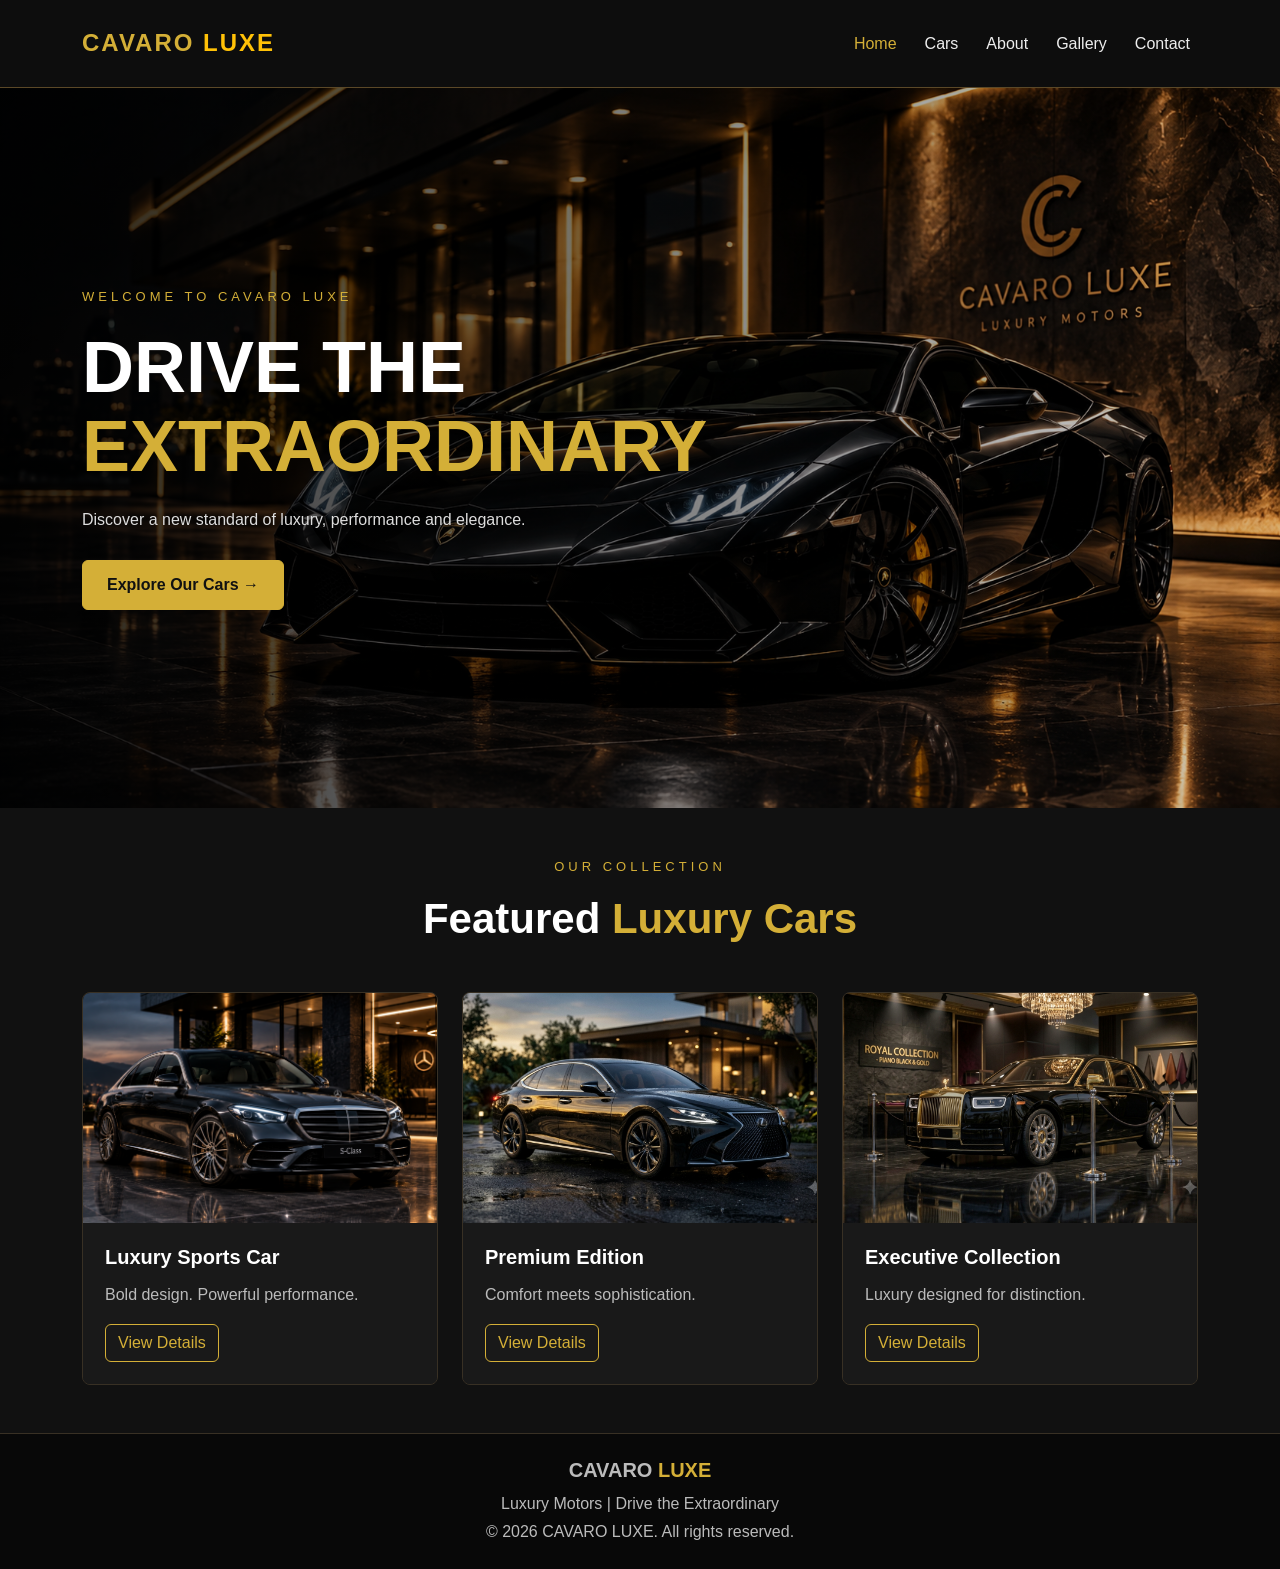
<file: index.html>
<!DOCTYPE html>
<html lang="en">
<head>
    <meta charset="UTF-8">
    <meta name="viewport" content="width=device-width, initial-scale=1.0">

    <title>CAVARO LUXE | Luxury Motors</title>

    <!-- Bootstrap CSS -->
    <link href="https://cdn.jsdelivr.net/npm/bootstrap@5.3.8/dist/css/bootstrap.min.css"
          rel="stylesheet">

    <!-- Custom CSS -->
    <link rel="stylesheet" href="css/style.css">
</head>

<body>

    <!-- NAVBAR -->
    <nav class="navbar navbar-expand-lg navbar-dark bg-dark">
        <div class="container">

            <a class="navbar-brand" href="index.html">
                CAVARO <span class="text-warning">LUXE</span>
            </a>

            <button class="navbar-toggler" type="button"
                    data-bs-toggle="collapse"
                    data-bs-target="#navbarMenu"
                    aria-controls="navbarMenu"
                    aria-expanded="false"
                    aria-label="Toggle navigation">
                <span class="navbar-toggler-icon"></span>
            </button>

            <div class="collapse navbar-collapse" id="navbarMenu">
                <ul class="navbar-nav ms-auto">

                    <li class="nav-item">
                        <a class="nav-link active" href="index.html">Home</a>
                    </li>

                    <li class="nav-item">
                        <a class="nav-link" href="cars.html">Cars</a>
                    </li>

                    <li class="nav-item">
                        <a class="nav-link" href="about.html">About</a>
                    </li>

                    <li class="nav-item">
                        <a class="nav-link" href="gallery.html">Gallery</a>
                    </li>

                    <li class="nav-item">
                        <a class="nav-link" href="contact.html">Contact</a>
                    </li>

                </ul>
            </div>

        </div>
    </nav>


    <!-- HERO SECTION -->
    <section class="hero">
        <div class="container">
            <div class="hero-content">

                <p class="hero-subtitle">WELCOME TO CAVARO LUXE</p>

                <h1>
                    DRIVE THE<br>
                    <span>EXTRAORDINARY</span>
                </h1>

                <p class="hero-description">
                    Discover a new standard of luxury,
                    performance and elegance.
                </p>

                <a href="cars.html" class="btn btn-warning">
                    Explore Our Cars →
                </a>

            </div>
        </div>
    </section>


    <!-- FEATURED CARS -->
    <section class="featured-cars py-5">
        <div class="container">

            <div class="text-center mb-5">
                <p class="section-subtitle">OUR COLLECTION</p>
                <h2>Featured <span>Luxury Cars</span></h2>
            </div>

            <div class="row g-4">

                <!-- CAR 1 -->
                <div class="col-12 col-md-6 col-lg-4">
                    <div class="card car-card h-100">

                        <img src="images/car2.png"
                             class="card-img-top"
                             alt="Black luxury sports car">

                        <div class="card-body">
                            <h5 class="card-title">Luxury Sports Car</h5>

                            <p class="card-text">
                                Bold design. Powerful performance.
                            </p>

                            <a href="cars.html" class="btn btn-outline-warning">
                                View Details
                            </a>
                        </div>

                    </div>
                </div>

                <!-- CAR 2 -->
                <div class="col-12 col-md-6 col-lg-4">
                    <div class="card car-card h-100">

                        <img src="images/car3.png"
                             class="card-img-top"
                             alt="Premium luxury car">

                        <div class="card-body">
                            <h5 class="card-title">Premium Edition</h5>

                            <p class="card-text">
                                Comfort meets sophistication.
                            </p>

                            <a href="cars.html" class="btn btn-outline-warning">
                                View Details
                            </a>
                        </div>

                    </div>
                </div>

                <!-- CAR 3 -->
                <div class="col-12 col-md-6 col-lg-4">
                    <div class="card car-card h-100">

                        <img src="images/car4.png"
                             class="card-img-top"
                             alt="Black luxury showroom car">

                        <div class="card-body">
                            <h5 class="card-title">Executive Collection</h5>

                            <p class="card-text">
                                Luxury designed for distinction.
                            </p>

                            <a href="cars.html" class="btn btn-outline-warning">
                                View Details
                            </a>
                        </div>

                    </div>
                </div>

            </div>
        </div>
    </section>


    <!-- FOOTER -->
    <footer class="site-footer text-center py-4">
        <div class="container">
            <h5>CAVARO <span>LUXE</span></h5>

            <p>Luxury Motors | Drive the Extraordinary</p>

            <p class="mb-0">
                &copy; 2026 CAVARO LUXE. All rights reserved.
            </p>
        </div>
    </footer>


    <!-- Bootstrap JavaScript -->
    <script src="https://cdn.jsdelivr.net/npm/bootstrap@5.3.8/dist/js/bootstrap.bundle.min.js"></script>

</body>
</html>
</file>
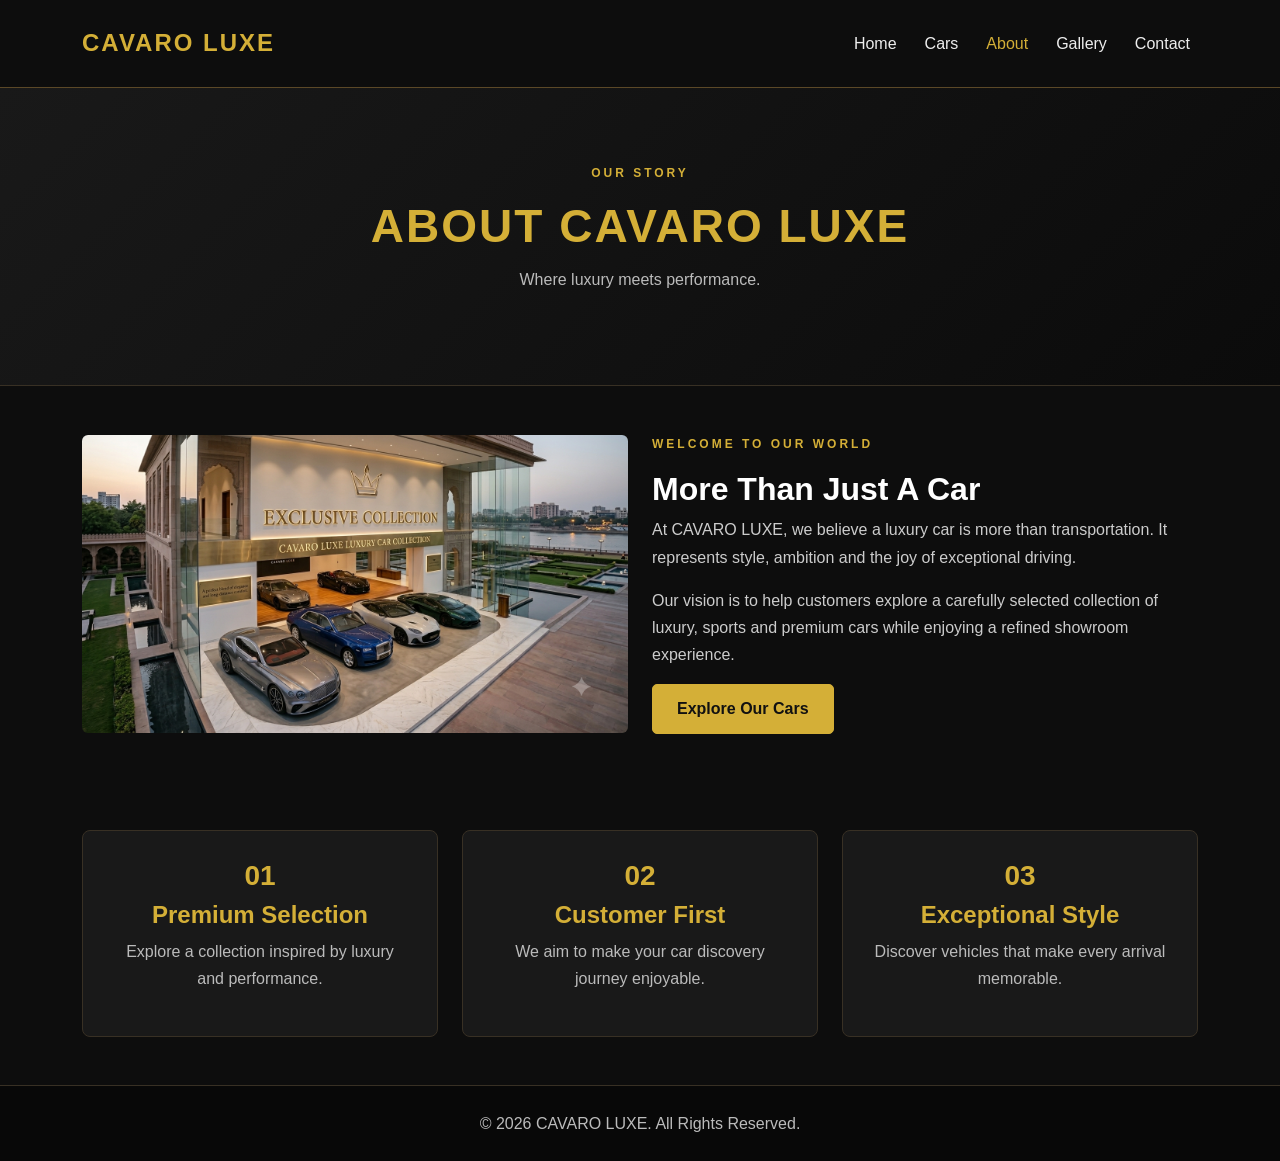
<file: about.html>
<!DOCTYPE html>
<html lang="en">
<head>
    <meta charset="UTF-8">
    <meta name="viewport" content="width=device-width, initial-scale=1.0">
    <title>About Us | CAVARO LUXE</title>
    <link href="https://cdn.jsdelivr.net/npm/bootstrap@5.3.8/dist/css/bootstrap.min.css" rel="stylesheet">
    <link rel="stylesheet" href="css/style.css">
</head>
<body>

<nav class="navbar navbar-expand-lg navbar-dark bg-dark">
    <div class="container">
        <a class="navbar-brand" href="index.html">CAVARO LUXE</a>
        <button class="navbar-toggler" data-bs-toggle="collapse" data-bs-target="#menu" aria-label="Toggle navigation">
            <span class="navbar-toggler-icon"></span>
        </button>
        <div class="collapse navbar-collapse" id="menu">
            <ul class="navbar-nav ms-auto">
                <li class="nav-item"><a class="nav-link" href="index.html">Home</a></li>
                <li class="nav-item"><a class="nav-link" href="cars.html">Cars</a></li>
                <li class="nav-item"><a class="nav-link active" href="about.html">About</a></li>
                <li class="nav-item"><a class="nav-link" href="gallery.html">Gallery</a></li>
                <li class="nav-item"><a class="nav-link" href="contact.html">Contact</a></li>
            </ul>
        </div>
    </div>
</nav>

<section class="page-banner text-center">
    <div class="container">
        <p class="gold-text">OUR STORY</p>
        <h1>ABOUT CAVARO LUXE</h1>
        <p>Where luxury meets performance.</p>
    </div>
</section>

<section class="container py-5">
    <div class="row align-items-center g-4">
        <div class="col-lg-6">
            <img src="images/car11.png" class="img-fluid rounded"
                 alt="CAVARO LUXE luxury car collection">
        </div>
        <div class="col-lg-6">
            <p class="gold-text">WELCOME TO OUR WORLD</p>
            <h2>More Than Just A Car</h2>
            <p>
                At CAVARO LUXE, we believe a luxury car is more than
                transportation. It represents style, ambition and
                the joy of exceptional driving.
            </p>
            <p>
                Our vision is to help customers explore a carefully
                selected collection of luxury, sports and premium cars
                while enjoying a refined showroom experience.
            </p>
            <a href="cars.html" class="btn btn-gold">Explore Our Cars</a>
        </div>
    </div>
</section>

<section class="container py-5 text-center">
    <div class="row g-4">
        <div class="col-md-4">
            <div class="feature-box">
                <h3>01</h3>
                <h4>Premium Selection</h4>
                <p>Explore a collection inspired by luxury and performance.</p>
            </div>
        </div>
        <div class="col-md-4">
            <div class="feature-box">
                <h3>02</h3>
                <h4>Customer First</h4>
                <p>We aim to make your car discovery journey enjoyable.</p>
            </div>
        </div>
        <div class="col-md-4">
            <div class="feature-box">
                <h3>03</h3>
                <h4>Exceptional Style</h4>
                <p>Discover vehicles that make every arrival memorable.</p>
            </div>
        </div>
    </div>
</section>

<footer class="text-center py-4">
    <p>&copy; 2026 CAVARO LUXE. All Rights Reserved.</p>
</footer>

<script src="https://cdn.jsdelivr.net/npm/bootstrap@5.3.8/dist/js/bootstrap.bundle.min.js"></script>
</body>
</html>
</file>
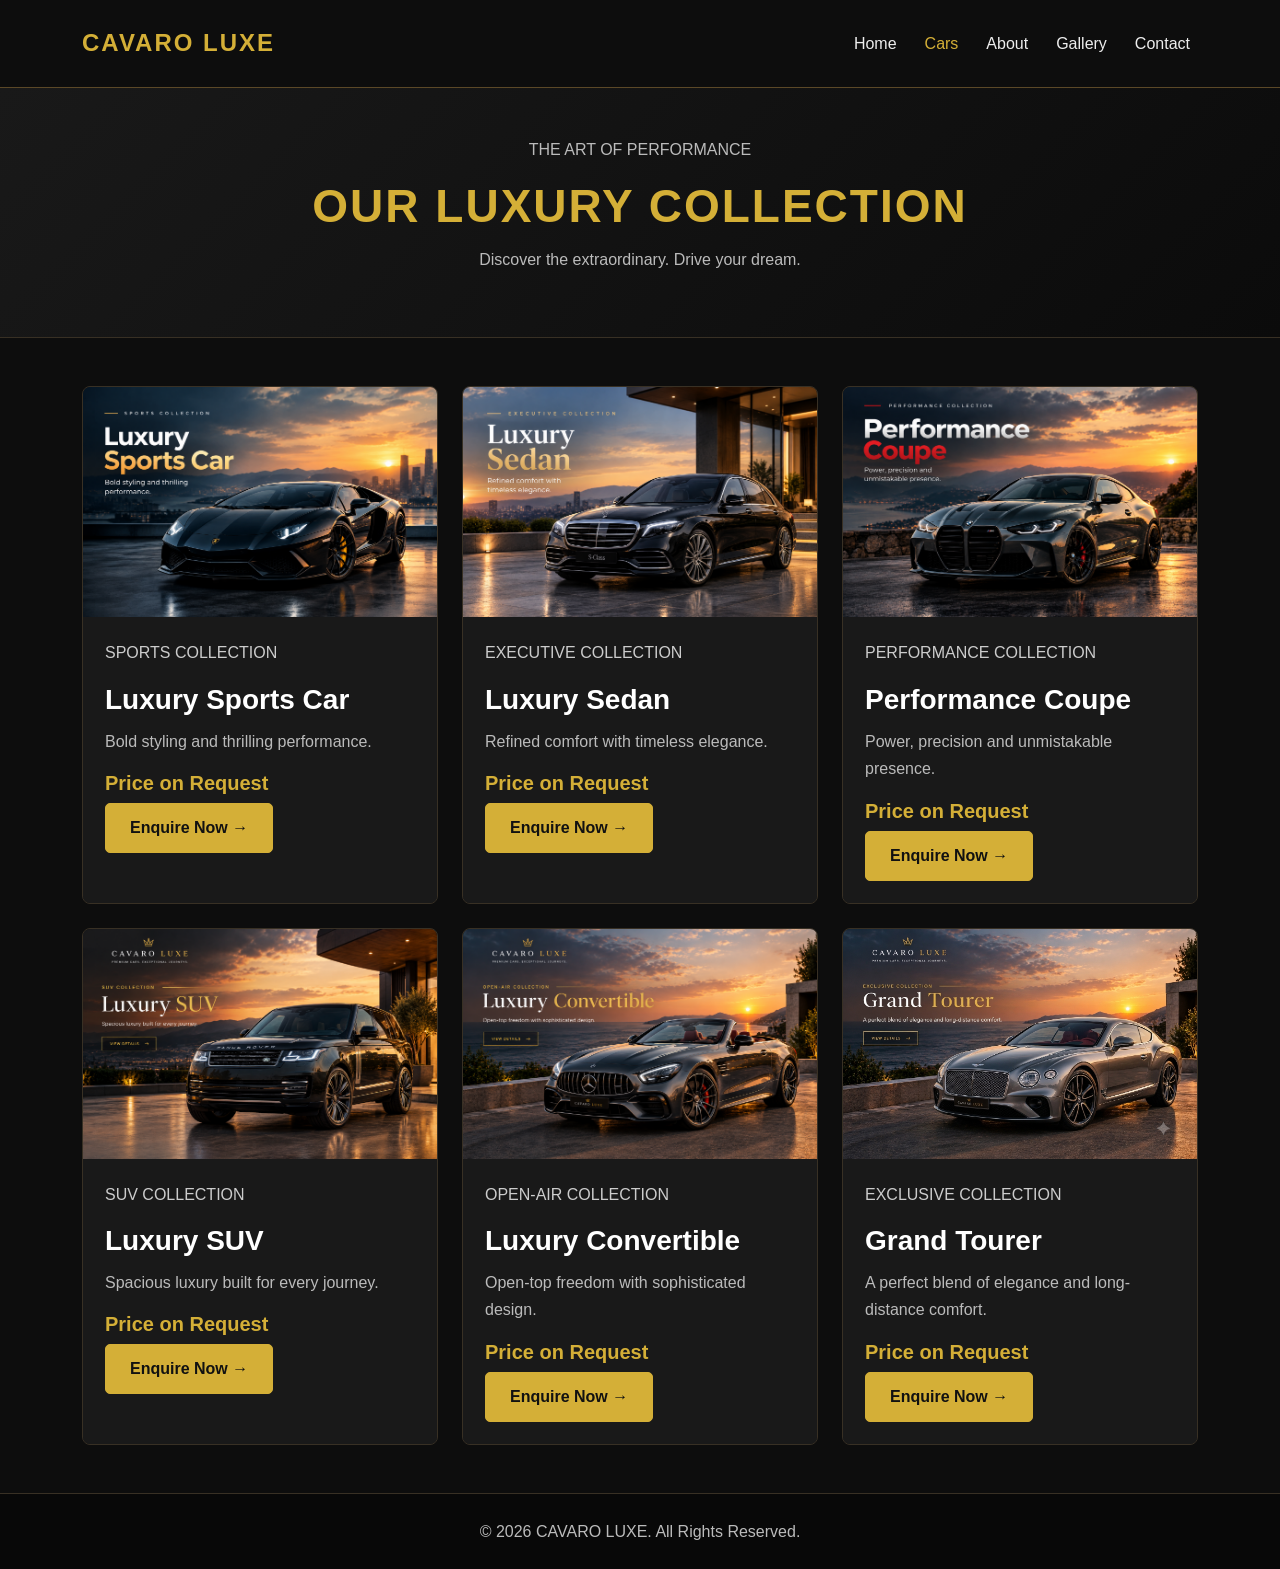
<file: cars.html>
<!DOCTYPE html>
<html lang="en">
<head>
    <meta charset="UTF-8">
    <meta name="viewport" content="width=device-width, initial-scale=1.0">

    <title>Luxury Cars | CAVARO LUXE</title>

    <link href="https://cdn.jsdelivr.net/npm/bootstrap@5.3.8/dist/css/bootstrap.min.css" rel="stylesheet">

    <link rel="stylesheet" href="css/style.css">
</head>

<body>

    <!-- NAVBAR -->
    <nav class="navbar navbar-expand-lg navbar-dark bg-dark">
        <div class="container">

            <a class="navbar-brand" href="index.html">CAVARO LUXE</a>

            <button class="navbar-toggler" type="button"
                data-bs-toggle="collapse" data-bs-target="#navbarMenu"
                aria-controls="navbarMenu" aria-expanded="false"
                aria-label="Toggle navigation">
                <span class="navbar-toggler-icon"></span>
            </button>

            <div class="collapse navbar-collapse" id="navbarMenu">
                <ul class="navbar-nav ms-auto">
                    <li class="nav-item"><a class="nav-link" href="index.html">Home</a></li>
                    <li class="nav-item"><a class="nav-link active" href="cars.html">Cars</a></li>
                    <li class="nav-item"><a class="nav-link" href="about.html">About</a></li>
                    <li class="nav-item"><a class="nav-link" href="gallery.html">Gallery</a></li>
                    <li class="nav-item"><a class="nav-link" href="contact.html">Contact</a></li>
                </ul>
            </div>

        </div>
    </nav>

    <!-- PAGE HEADING -->
    <section class="cars-heading text-center py-5">
        <div class="container">
            <p class="text-uppercase">The Art of Performance</p>
            <h1>OUR LUXURY COLLECTION</h1>
            <p>Discover the extraordinary. Drive your dream.</p>
        </div>
    </section>

    <!-- LUXURY CARS -->
    <section class="container py-5">

        <div class="row g-4">

            <!-- CAR 1 -->
            <div class="col-md-6 col-lg-4">
                <div class="card car-card h-100">
                    <img src="images/car5.png" class="card-img-top"
                        alt="Luxury sports car">

                    <div class="card-body">
                        <p class="text-uppercase">Sports Collection</p>
                        <h3 class="card-title">Luxury Sports Car</h3>
                        <p class="card-text">
                            Bold styling and thrilling performance.
                        </p>
                        <h5 class="car-price">Price on Request</h5>
                        <a href="contact.html" class="btn btn-gold">
                            Enquire Now →
                        </a>
                    </div>
                </div>
            </div>

            <!-- CAR 2 -->
            <div class="col-md-6 col-lg-4">
                <div class="card car-card h-100">
                    <img src="images/car6.png" class="card-img-top"
                        alt="Premium luxury sedan">

                    <div class="card-body">
                        <p class="text-uppercase">Executive Collection</p>
                        <h3 class="card-title">Luxury Sedan</h3>
                        <p class="card-text">
                            Refined comfort with timeless elegance.
                        </p>
                        <h5 class="car-price">Price on Request</h5>
                        <a href="contact.html" class="btn btn-gold">
                            Enquire Now →
                        </a>
                    </div>
                </div>
            </div>

            <!-- CAR 3 -->
            <div class="col-md-6 col-lg-4">
                <div class="card car-card h-100">
                    <img src="images/car7.png" class="card-img-top"
                        alt="Luxury performance coupe">

                    <div class="card-body">
                        <p class="text-uppercase">Performance Collection</p>
                        <h3 class="card-title">Performance Coupe</h3>
                        <p class="card-text">
                            Power, precision and unmistakable presence.
                        </p>
                        <h5 class="car-price">Price on Request</h5>
                        <a href="contact.html" class="btn btn-gold">
                            Enquire Now →
                        </a>
                    </div>
                </div>
            </div>

            <!-- CAR 4 -->
            <div class="col-md-6 col-lg-4">
                <div class="card car-card h-100">
                    <img src="images/car8.png" class="card-img-top"
                        alt="Luxury premium SUV">

                    <div class="card-body">
                        <p class="text-uppercase">SUV Collection</p>
                        <h3 class="card-title">Luxury SUV</h3>
                        <p class="card-text">
                            Spacious luxury built for every journey.
                        </p>
                        <h5 class="car-price">Price on Request</h5>
                        <a href="contact.html" class="btn btn-gold">
                            Enquire Now →
                        </a>
                    </div>
                </div>
            </div>

            <!-- CAR 5 -->
            <div class="col-md-6 col-lg-4">
                <div class="card car-card h-100">
                    <img src="images/car9.png" class="card-img-top"
                        alt="Luxury convertible car">

                    <div class="card-body">
                        <p class="text-uppercase">Open-Air Collection</p>
                        <h3 class="card-title">Luxury Convertible</h3>
                        <p class="card-text">
                            Open-top freedom with sophisticated design.
                        </p>
                        <h5 class="car-price">Price on Request</h5>
                        <a href="contact.html" class="btn btn-gold">
                            Enquire Now →
                        </a>
                    </div>
                </div>
            </div>

            <!-- CAR 6 -->
            <div class="col-md-6 col-lg-4">
                <div class="card car-card h-100">
                    <img src="images/car10.png" class="card-img-top"
                        alt="Exclusive luxury grand tourer">

                    <div class="card-body">
                        <p class="text-uppercase">Exclusive Collection</p>
                        <h3 class="card-title">Grand Tourer</h3>
                        <p class="card-text">
                            A perfect blend of elegance and long-distance comfort.
                        </p>
                        <h5 class="car-price">Price on Request</h5>
                        <a href="contact.html" class="btn btn-gold">
                            Enquire Now →
                        </a>
                    </div>
                </div>
            </div>

        </div>
    </section>

    <!-- FOOTER -->
    <footer class="text-center py-4">
        <p>&copy; 2026 CAVARO LUXE. All Rights Reserved.</p>
    </footer>

    <script src="https://cdn.jsdelivr.net/npm/bootstrap@5.3.8/dist/js/bootstrap.bundle.min.js"></script>

</body>
</html>
</file>
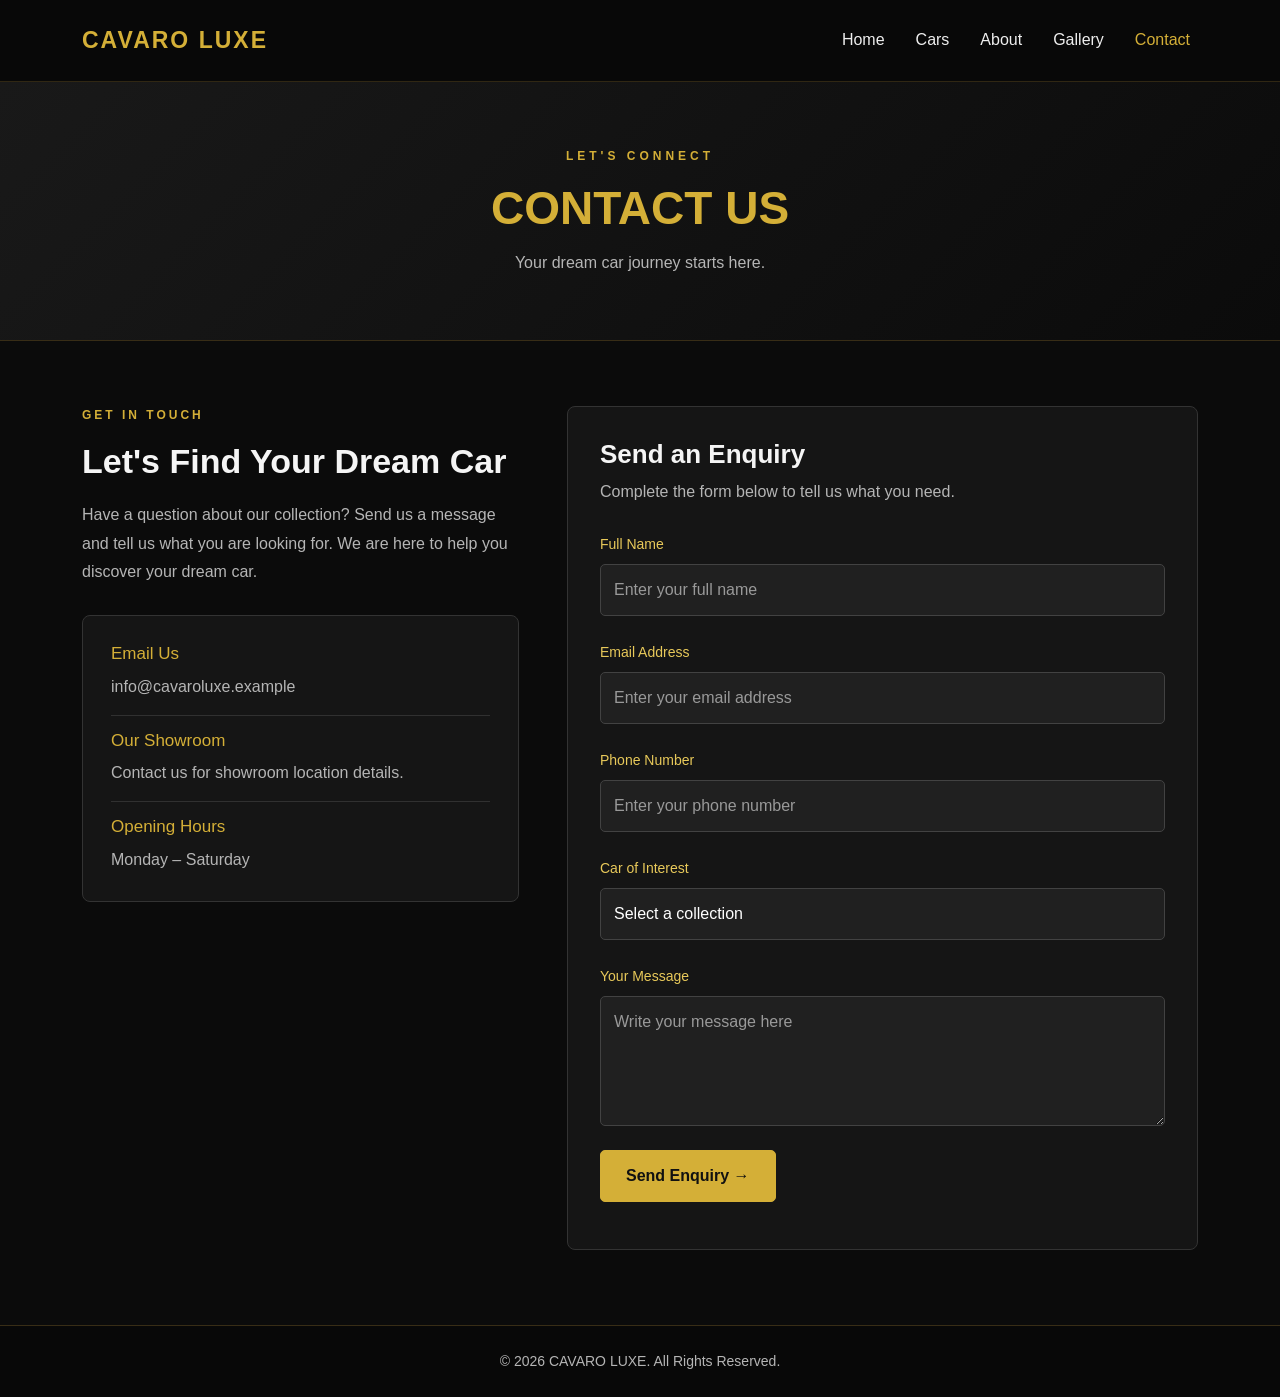
<file: contact.html>
<!DOCTYPE html>
<html lang="en">
<head>
    <meta charset="UTF-8">
    <meta name="viewport" content="width=device-width, initial-scale=1.0">

    <title>Contact Us | CAVARO LUXE</title>

    <link href="https://cdn.jsdelivr.net/npm/bootstrap@5.3.8/dist/css/bootstrap.min.css" rel="stylesheet">

    <style>
        * {
            box-sizing: border-box;
        }

        body {
            margin: 0;
            background: #0b0b0b;
            color: #f5f5f5;
            font-family: Arial, sans-serif;
        }

        /* NAVBAR */
        .navbar {
            background: #080808;
            padding: 18px 0;
            border-bottom: 1px solid #302713;
        }

        .navbar-brand {
            color: #d4af37 !important;
            font-weight: 800;
            font-size: 23px;
            letter-spacing: 2px;
        }

        .nav-link {
            color: #eeeeee !important;
            margin-left: 15px;
            transition: color 0.3s ease;
        }

        .nav-link:hover,
        .nav-link.active {
            color: #d4af37 !important;
        }

        /* CONTACT HEADER */
        .contact-header {
            text-align: center;
            padding: 65px 20px;
            background: linear-gradient(135deg, #191919, #0b0b0b);
            border-bottom: 1px solid #382d16;
        }

        .small-heading {
            color: #d4af37;
            font-size: 12px;
            letter-spacing: 4px;
            font-weight: bold;
        }

        .contact-header h1 {
            color: #d4af37;
            font-size: clamp(32px, 4vw, 46px);
            font-weight: bold;
            margin: 15px 0;
        }

        .contact-header p:last-child {
            color: #b5b5b5;
            margin-bottom: 0;
        }

        /* MAIN SECTION */
        .contact-section {
            padding: 65px 0 75px;
        }

        .section-label {
            color: #d4af37;
            font-size: 12px;
            letter-spacing: 3px;
            font-weight: bold;
            margin-bottom: 15px;
        }

        .contact-info h2 {
            font-size: 34px;
            font-weight: bold;
            line-height: 1.3;
            margin-bottom: 18px;
        }

        .intro {
            color: #b5b5b5;
            line-height: 1.8;
            margin-bottom: 28px;
        }

        /* LEFT INFORMATION CARD */
        .info-card {
            background: #151515;
            border: 1px solid #333333;
            border-radius: 8px;
            padding: 28px;
        }

        .info-item {
            padding: 15px 0;
            border-bottom: 1px solid #303030;
        }

        .info-item:first-child {
            padding-top: 0;
        }

        .info-item:last-child {
            padding-bottom: 0;
            border-bottom: none;
        }

        .info-item h3 {
            color: #d4af37;
            font-size: 17px;
            margin-bottom: 8px;
        }

        .info-item p {
            color: #b5b5b5;
            margin: 0;
            line-height: 1.7;
            overflow-wrap: anywhere;
        }

        /* RIGHT FORM CARD */
        .contact-form {
            background: #151515;
            border: 1px solid #333333;
            border-radius: 8px;
            padding: 32px;
        }

        .contact-form h2 {
            font-size: 26px;
            font-weight: bold;
            margin-bottom: 10px;
        }

        .form-description {
            color: #b5b5b5;
            margin-bottom: 28px;
        }

        .form-label {
            color: #e8c95a;
            font-size: 14px;
            margin-bottom: 9px;
        }

        .form-control,
        .form-select {
            background: #202020;
            color: #ffffff;
            border: 1px solid #424242;
            border-radius: 5px;
            padding: 13px;
            min-height: 48px;
        }

        .form-control::placeholder {
            color: #999999;
        }

        .form-control:focus,
        .form-select:focus {
            background: #202020;
            color: #ffffff;
            border-color: #d4af37;
            box-shadow: 0 0 0 3px rgba(212, 175, 55, 0.12);
        }

        .form-select option {
            background: #202020;
            color: #ffffff;
        }

        textarea.form-control {
            min-height: 130px;
            resize: vertical;
        }

        /* GOLD BUTTON */
        .btn-gold {
            background: #d4af37;
            color: #111111;
            border: 1px solid #d4af37;
            border-radius: 5px;
            padding: 13px 25px;
            font-weight: bold;
            transition: all 0.3s ease;
        }

        .btn-gold:hover {
            background: transparent;
            color: #d4af37;
        }

        #formMessage {
            color: #d4af37;
            margin-top: 15px;
            margin-bottom: 0;
        }

        /* FOOTER */
        footer {
            background: #080808;
            border-top: 1px solid #382d16;
            padding: 25px 15px;
            text-align: center;
        }

        footer p {
            color: #b5b5b5;
            font-size: 14px;
            margin: 0;
        }

        /* RESPONSIVE DESIGN */
        @media (max-width: 991px) {
            .contact-section {
                padding: 45px 0;
            }

            .contact-info h2 {
                font-size: 29px;
            }

            .contact-form {
                padding: 25px;
            }
        }

        @media (max-width: 767px) {
            .contact-header {
                padding: 45px 15px;
            }

            .contact-section {
                padding: 35px 0 45px;
            }

            .contact-info h2 {
                font-size: 28px;
            }

            .contact-form,
            .info-card {
                padding: 22px;
            }

            .navbar .nav-link {
                margin-left: 0;
                padding: 10px 0;
            }
        }
    </style>
</head>

<body>

    <!-- NAVBAR -->
    <nav class="navbar navbar-expand-lg navbar-dark">
        <div class="container">

            <a class="navbar-brand" href="index.html">
                CAVARO LUXE
            </a>

            <button class="navbar-toggler" type="button"
                    data-bs-toggle="collapse"
                    data-bs-target="#navbarMenu"
                    aria-controls="navbarMenu"
                    aria-expanded="false"
                    aria-label="Toggle navigation">

                <span class="navbar-toggler-icon"></span>
            </button>

            <div class="collapse navbar-collapse" id="navbarMenu">

                <ul class="navbar-nav ms-auto">
                    <li class="nav-item">
                        <a class="nav-link" href="index.html">Home</a>
                    </li>

                    <li class="nav-item">
                        <a class="nav-link" href="cars.html">Cars</a>
                    </li>

                    <li class="nav-item">
                        <a class="nav-link" href="about.html">About</a>
                    </li>

                    <li class="nav-item">
                        <a class="nav-link" href="gallery.html">Gallery</a>
                    </li>

                    <li class="nav-item">
                        <a class="nav-link active" href="contact.html">Contact</a>
                    </li>
                </ul>

            </div>
        </div>
    </nav>

    <!-- HEADER -->
    <header class="contact-header">
        <p class="small-heading">LET'S CONNECT</p>
        <h1>CONTACT US</h1>
        <p>Your dream car journey starts here.</p>
    </header>

    <!-- CONTACT CONTENT -->
    <main class="contact-section">
        <div class="container">

            <div class="row g-4 g-lg-5 align-items-start">

                <!-- LEFT COLUMN -->
                <div class="col-lg-5">

                    <div class="contact-info">

                        <p class="section-label">GET IN TOUCH</p>

                        <h2>Let's Find Your Dream Car</h2>

                        <p class="intro">
                            Have a question about our collection?
                            Send us a message and tell us what you are
                            looking for. We are here to help you discover
                            your dream car.
                        </p>

                        <div class="info-card">

                            <div class="info-item">
                                <h3>Email Us</h3>
                                <p>info@cavaroluxe.example</p>
                            </div>

                            <div class="info-item">
                                <h3>Our Showroom</h3>
                                <p>Contact us for showroom location details.</p>
                            </div>

                            <div class="info-item">
                                <h3>Opening Hours</h3>
                                <p>Monday – Saturday</p>
                            </div>

                        </div>
                    </div>
                </div>

                <!-- RIGHT COLUMN -->
                <div class="col-lg-7">

                    <form class="contact-form" id="contactForm">

                        <h2>Send an Enquiry</h2>

                        <p class="form-description">
                            Complete the form below to tell us what you need.
                        </p>

                        <div class="mb-4">
                            <label for="name" class="form-label">
                                Full Name
                            </label>

                            <input type="text"
                                   class="form-control"
                                   id="name"
                                   name="name"
                                   placeholder="Enter your full name"
                                   required>
                        </div>

                        <div class="mb-4">
                            <label for="email" class="form-label">
                                Email Address
                            </label>

                            <input type="email"
                                   class="form-control"
                                   id="email"
                                   name="email"
                                   placeholder="Enter your email address"
                                   required>
                        </div>

                        <div class="mb-4">
                            <label for="phone" class="form-label">
                                Phone Number
                            </label>

                            <input type="tel"
                                   class="form-control"
                                   id="phone"
                                   name="phone"
                                   placeholder="Enter your phone number">
                        </div>

                        <div class="mb-4">
                            <label for="car" class="form-label">
                                Car of Interest
                            </label>

                            <select class="form-select" id="car" name="car">
                                <option value="">Select a collection</option>
                                <option>Luxury Sports Car</option>
                                <option>Luxury Sedan</option>
                                <option>Performance Coupe</option>
                                <option>Luxury SUV</option>
                                <option>Luxury Convertible</option>
                                <option>Grand Tourer</option>
                                <option>Other</option>
                            </select>
                        </div>

                        <div class="mb-4">
                            <label for="message" class="form-label">
                                Your Message
                            </label>

                            <textarea class="form-control"
                                      id="message"
                                      name="message"
                                      rows="4"
                                      placeholder="Write your message here"
                                      required></textarea>
                        </div>

                        <button type="submit" class="btn btn-gold">
                            Send Enquiry →
                        </button>

                        <p id="formMessage" role="status"></p>

                    </form>
                </div>

            </div>
        </div>
    </main>

    <!-- FOOTER -->
    <footer>
        <p>&copy; 2026 CAVARO LUXE. All Rights Reserved.</p>
    </footer>

    <!-- FORM DEMO -->
    <script>
        document.getElementById("contactForm").addEventListener("submit", function(event) {
            event.preventDefault();

            document.getElementById("formMessage").textContent =
                "Thank you! This demo form does not send messages yet.";
        });
    </script>

    <script src="https://cdn.jsdelivr.net/npm/bootstrap@5.3.8/dist/js/bootstrap.bundle.min.js"></script>

</body>
</html>
</file>
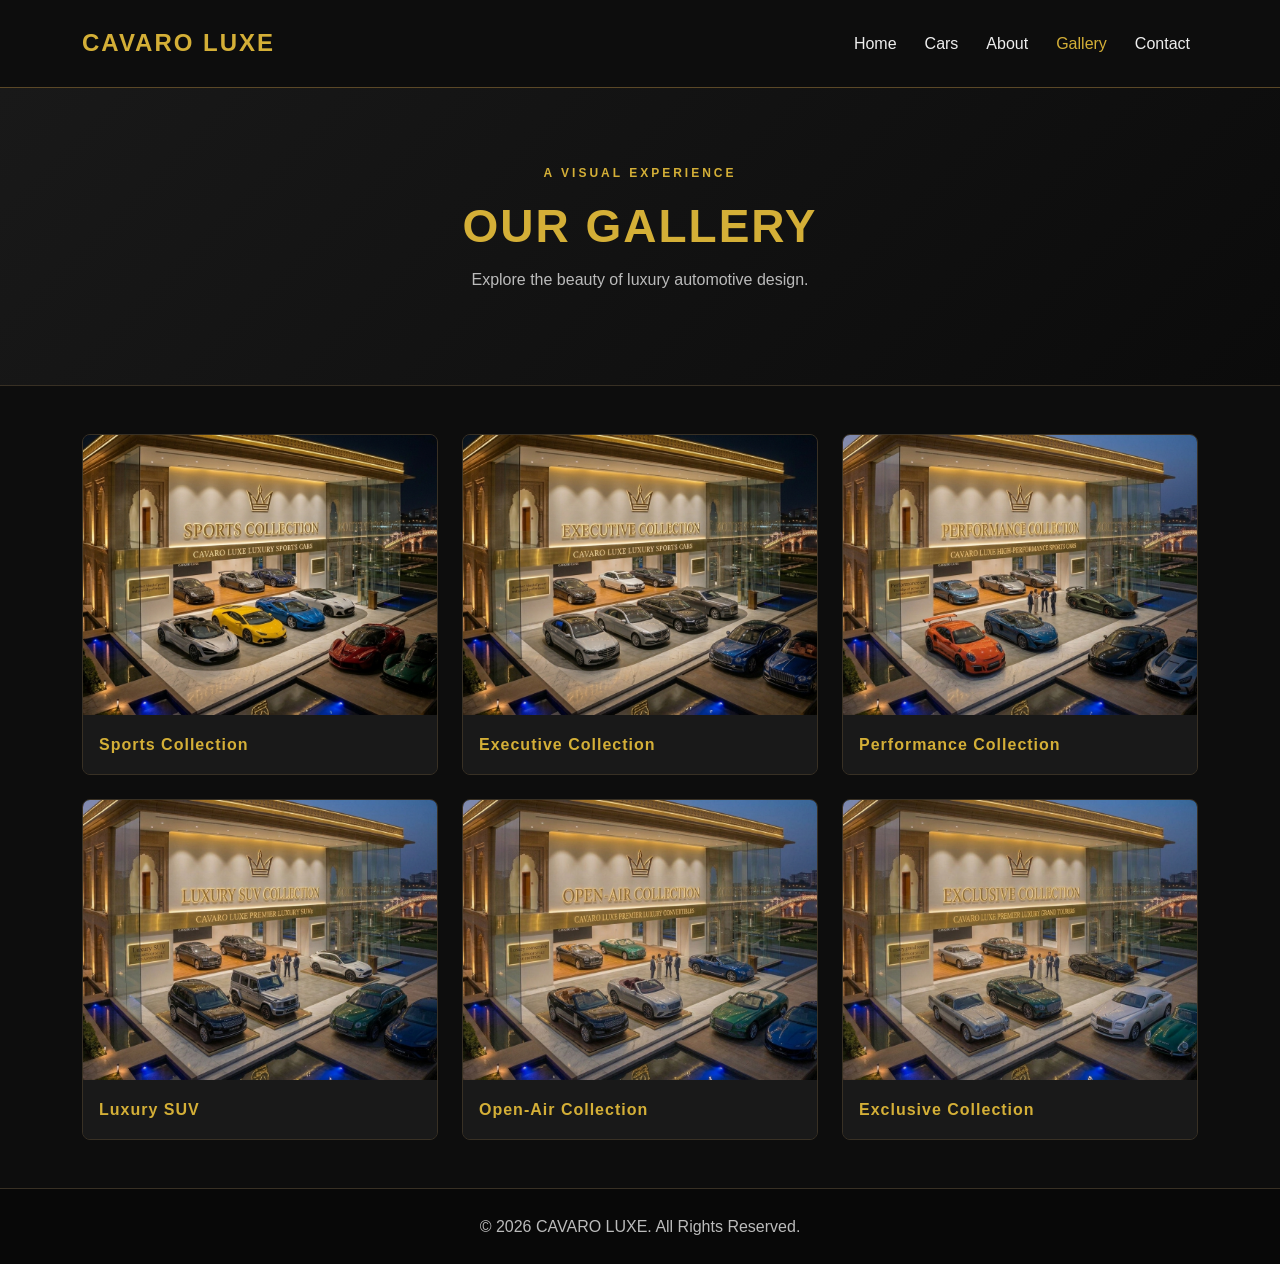
<file: gallery.html>
<!DOCTYPE html>
<html lang="en">
<head>
    <meta charset="UTF-8">
    <meta name="viewport" content="width=device-width, initial-scale=1.0">
    <title>Gallery | CAVARO LUXE</title>
    <link href="https://cdn.jsdelivr.net/npm/bootstrap@5.3.8/dist/css/bootstrap.min.css" rel="stylesheet">
    <link rel="stylesheet" href="css/style.css">
</head>
<body>

<nav class="navbar navbar-expand-lg navbar-dark bg-dark">
    <div class="container">
        <a class="navbar-brand" href="index.html">CAVARO LUXE</a>
        <button class="navbar-toggler" data-bs-toggle="collapse" data-bs-target="#menu" aria-label="Toggle navigation">
            <span class="navbar-toggler-icon"></span>
        </button>
        <div class="collapse navbar-collapse" id="menu">
            <ul class="navbar-nav ms-auto">
                <li class="nav-item"><a class="nav-link" href="index.html">Home</a></li>
                <li class="nav-item"><a class="nav-link" href="cars.html">Cars</a></li>
                <li class="nav-item"><a class="nav-link" href="about.html">About</a></li>
                <li class="nav-item"><a class="nav-link active" href="gallery.html">Gallery</a></li>
                <li class="nav-item"><a class="nav-link" href="contact.html">Contact</a></li>
            </ul>
        </div>
    </div>
</nav>

<section class="page-banner text-center">
    <div class="container">
        <p class="gold-text">A VISUAL EXPERIENCE</p>
        <h1>OUR GALLERY</h1>
        <p>Explore the beauty of luxury automotive design.</p>
    </div>
</section>

<section class="container py-5">
    <div class="row g-4">

        <div class="col-md-6 col-lg-4">
            <div class="gallery-card">
                <img src="images/car12.png" alt="Luxury sports car">
                <div class="gallery-caption">Sports Collection</div>
            </div>
        </div>

        <div class="col-md-6 col-lg-4">
            <div class="gallery-card">
                <img src="images/car13.png" alt="Premium luxury sedan">
                <div class="gallery-caption">Executive Collection</div>
            </div>
        </div>

        <div class="col-md-6 col-lg-4">
            <div class="gallery-card">
                <img src="images/car14.png" alt="Performance car">
                <div class="gallery-caption">Performance Collection</div>
            </div>
        </div>

        <div class="col-md-6 col-lg-4">
            <div class="gallery-card">
                <img src="images/car15.png" alt="Luxury SUV">
                <div class="gallery-caption">Luxury SUV</div>
            </div>
        </div>

        <div class="col-md-6 col-lg-4">
            <div class="gallery-card">
                <img src="images/car16.png" alt="Luxury convertible">
                <div class="gallery-caption">Open-Air Collection</div>
            </div>
        </div>

        <div class="col-md-6 col-lg-4">
            <div class="gallery-card">
                <img src="images/car17.png" alt="Luxury grand tourer">
                <div class="gallery-caption">Exclusive Collection</div>
            </div>
        </div>

    </div>
</section>

<footer class="text-center py-4">
    <p>&copy; 2026 CAVARO LUXE. All Rights Reserved.</p>
</footer>

<script src="https://cdn.jsdelivr.net/npm/bootstrap@5.3.8/dist/js/bootstrap.bundle.min.js"></script>
</body>
</html>
</file>
<file: css/style.css>
/* =========================
   GENERAL
========================= */
* {
    box-sizing: border-box;
}

html {
    scroll-behavior: smooth;
}

body {
    margin: 0;
    background-color: #0d0d0d;
    color: white;
    font-family: Arial, sans-serif;
    line-height: 1.7;
}

img {
    max-width: 100%;
}

h1, h2, h3, h4, h5 {
    font-weight: bold;
}

p {
    color: #cccccc;
}

/* =========================
   NAVBAR
========================= */
.navbar {
    background-color: #0d0d0d !important;
    border-bottom: 1px solid #5b4827;
    padding: 18px 0;
}

.navbar-brand {
    color: #d4af37 !important;
    font-size: 24px;
    font-weight: bold;
    letter-spacing: 2px;
}

.nav-link {
    color: #eeeeee !important;
    margin-left: 12px;
    transition: color 0.3s ease;
}

.nav-link:hover,
.nav-link.active {
    color: #d4af37 !important;
}

/* =========================
   HOME HERO SECTION
========================= */
.hero {
    min-height: 80vh;
    background-image:
        linear-gradient(
            90deg,
            rgba(0, 0, 0, 0.85),
            rgba(0, 0, 0, 0.15)
        ),
        url("../images/car1.png");

    background-size: cover;
    background-position: center;
    background-repeat: no-repeat;

    display: flex;
    align-items: center;
    color: white;
}

.hero-content {
    max-width: 650px;
    padding: 50px 0;
}

.hero-subtitle,
.section-subtitle {
    color: #d4af37;
    letter-spacing: 4px;
    font-size: 13px;
}

.hero h1 {
    font-size: clamp(38px, 6vw, 72px);
    font-weight: bold;
    line-height: 1.1;
    margin: 20px 0;
}

.hero h1 span,
.featured-cars h2 span {
    color: #d4af37;
}

.hero-description {
    max-width: 450px;
    color: #dddddd;
    line-height: 1.8;
    margin-bottom: 25px;
}

/* =========================
   BUTTONS
========================= */
.btn-warning {
    background-color: #d4af37;
    border-color: #d4af37;
    color: #111111;
    font-weight: bold;
    padding: 12px 24px;
    transition: all 0.3s ease;
}

.btn-warning:hover {
    background-color: #f0cf77;
    border-color: #f0cf77;
    color: #111111;
    transform: translateY(-2px);
}

.btn-outline-warning {
    color: #d4af37;
    border-color: #d4af37;
}

.btn-outline-warning:hover {
    background-color: #d4af37;
    color: #111111;
}

.btn-gold {
    display: inline-block;
    background-color: #d4af37;
    border: 1px solid #d4af37;
    color: #111111;
    font-weight: bold;
    padding: 12px 24px;
    border-radius: 5px;
    text-decoration: none;
    transition: all 0.3s ease;
}

.btn-gold:hover {
    background-color: transparent;
    color: #d4af37;
    transform: translateY(-2px);
}

/* =========================
   FEATURED CARS
========================= */
.featured-cars {
    background-color: #111111;
}

.featured-cars h2 {
    font-size: clamp(28px, 4vw, 42px);
}

.car-card {
    position: relative;
    height: 100%;
    background-color: #191919;
    color: white;
    border: 1px solid #383024;
    border-radius: 8px;
    overflow: hidden;
    transition:
        transform 0.3s ease,
        border-color 0.3s ease,
        box-shadow 0.3s ease;
}

.car-card:hover {
    transform: translateY(-8px);
    border-color: #d4af37;
    box-shadow: 0 12px 30px rgba(0, 0, 0, 0.4);
}

.car-card img,
.car-card .card-img-top {
    display: block;
    width: 100%;
    height: 230px;
    object-fit: cover;
}

.car-card .card-body {
    background-color: #191919;
    padding: 22px;
}

.car-card .card-title {
    color: #ffffff;
    margin-bottom: 12px;
}

.car-card .card-text {
    color: #bbbbbb;
}

.car-price {
    color: #d4af37;
    font-weight: bold;
}

/* =========================
   COMMON PAGE HEADINGS
   About / Gallery / Contact
========================= */
.page-banner,
.cars-heading {
    padding: 75px 20px;
    text-align: center;
    background: linear-gradient(135deg, #191919, #0b0b0b);
    border-bottom: 1px solid #383024;
}

.page-banner h1,
.cars-heading h1 {
    color: #d4af37;
    font-size: clamp(30px, 4vw, 46px);
    letter-spacing: 2px;
    margin: 12px 0;
}

.page-banner p,
.cars-heading p {
    color: #bbbbbb;
}

.gold-text {
    color: #d4af37 !important;
    letter-spacing: 3px;
    font-size: 12px;
    font-weight: bold;
}

/* =========================
   ABOUT PAGE
========================= */
.feature-box {
    height: 100%;
    padding: 28px;
    background-color: #191919;
    border: 1px solid #383024;
    border-radius: 8px;
    transition: all 0.3s ease;
}

.feature-box:hover {
    transform: translateY(-6px);
    border-color: #d4af37;
}

.feature-box h3,
.feature-box h4 {
    color: #d4af37;
}

.feature-box p {
    color: #bbbbbb;
}

/* =========================
   GALLERY PAGE
========================= */
.gallery-card {
    position: relative;
    height: 100%;
    background-color: #191919;
    border: 1px solid #383024;
    border-radius: 8px;
    overflow: hidden;
    transition: border-color 0.3s ease;
}

.gallery-card:hover {
    border-color: #d4af37;
}

.gallery-card img {
    display: block;
    width: 100%;
    height: 280px;
    object-fit: cover;
    transition: transform 0.5s ease;
}

.gallery-card:hover img {
    transform: scale(1.06);
}

.gallery-caption {
    padding: 16px;
    color: #d4af37;
    background-color: #191919;
    font-weight: bold;
    letter-spacing: 1px;
}

/* =========================
   CONTACT PAGE
========================= */
.contact-header,
.contact-hero {
    text-align: center;
    padding: 65px 20px;
    background: linear-gradient(135deg, #191919, #0b0b0b);
    border-bottom: 1px solid #383024;
}

.contact-header h1,
.contact-hero h1 {
    color: #d4af37;
    font-size: clamp(32px, 4vw, 46px);
    font-weight: bold;
    letter-spacing: 2px;
    margin: 15px 0;
}

.contact-header p,
.contact-hero p {
    color: #bbbbbb;
}

.contact-section {
    padding: 65px 0 75px;
}

.section-label {
    color: #d4af37;
    font-size: 12px;
    letter-spacing: 3px;
    font-weight: bold;
    margin-bottom: 15px;
}

.contact-info h2 {
    font-size: clamp(27px, 3vw, 35px);
    line-height: 1.3;
    margin-bottom: 18px;
}

.intro,
.intro-text {
    color: #bbbbbb;
    line-height: 1.8;
    margin-bottom: 28px;
}

/* Contact information box */
.info-card,
.info-box {
    height: auto;
    align-self: start;
    background-color: #151515;
    border: 1px solid #383838;
    border-radius: 8px;
    padding: 28px;
}

.info-item {
    padding: 15px 0;
    border-bottom: 1px solid #303030;
}

.info-item:first-child {
    padding-top: 0;
}

.info-item:last-child {
    padding-bottom: 0;
    border-bottom: none;
}

.info-item h3 {
    color: #d4af37;
    font-size: 17px;
    margin-bottom: 8px;
}

.info-item p {
    color: #bbbbbb;
    margin-bottom: 0;
    overflow-wrap: anywhere;
}

/* Contact form */
.contact-form {
    height: auto;
    background-color: #151515;
    border: 1px solid #383838;
    border-radius: 8px;
    padding: 32px;
}

.contact-form h2 {
    font-size: 26px;
    margin-bottom: 10px;
}

.form-description {
    color: #bbbbbb;
    margin-bottom: 28px;
}

.form-label {
    display: block;
    color: #e8c95a;
    font-size: 14px;
    margin-bottom: 9px;
}

.form-control,
.form-select {
    width: 100%;
    background-color: #202020;
    color: #ffffff;
    border: 1px solid #424242;
    border-radius: 5px;
    padding: 12px 13px;
    min-height: 48px;
}

.form-control::placeholder {
    color: #999999;
}

.form-control:focus,
.form-select:focus {
    background-color: #202020;
    color: #ffffff;
    border-color: #d4af37;
    box-shadow: 0 0 0 3px rgba(212, 175, 55, 0.12);
}

.form-select option {
    background-color: #202020;
    color: #ffffff;
}

textarea.form-control {
    min-height: 130px;
    resize: vertical;
}

#formMessage {
    color: #d4af37;
    margin-top: 15px;
    margin-bottom: 0;
}

/* =========================
   FOOTER
========================= */
.site-footer,
footer {
    background-color: #080808;
    border-top: 1px solid #383024;
    color: #bbbbbb;
}

.site-footer h5 span {
    color: #d4af37;
}

footer p {
    color: #bbbbbb;
    margin-bottom: 0;
}

/* =========================
   MOBILE RESPONSIVE
========================= */
@media (max-width: 991px) {
    .contact-section {
        padding: 45px 0;
    }

    .contact-form {
        padding: 26px;
    }

    .navbar .nav-link {
        margin-left: 0;
    }
}

@media (max-width: 767px) {
    .hero {
        min-height: 70vh;
        background-position: 60% center;
    }

    .hero-content {
        padding: 35px 12px;
    }

    .hero h1 {
        font-size: 38px;
    }

    .hero-description {
        font-size: 15px;
    }

    .page-banner,
    .cars-heading,
    .contact-header,
    .contact-hero {
        padding: 45px 15px;
    }

    .contact-section {
        padding: 35px 0 45px;
    }

    .contact-form,
    .info-card,
    .info-box {
        padding: 22px;
    }

    .car-card img,
    .car-card .card-img-top {
        height: 220px;
    }

    .gallery-card img {
        height: 230px;
    }

    .navbar-brand {
        font-size: 20px;
    }

    .navbar .nav-link {
        padding: 10px 0;
    }
}
</file>
